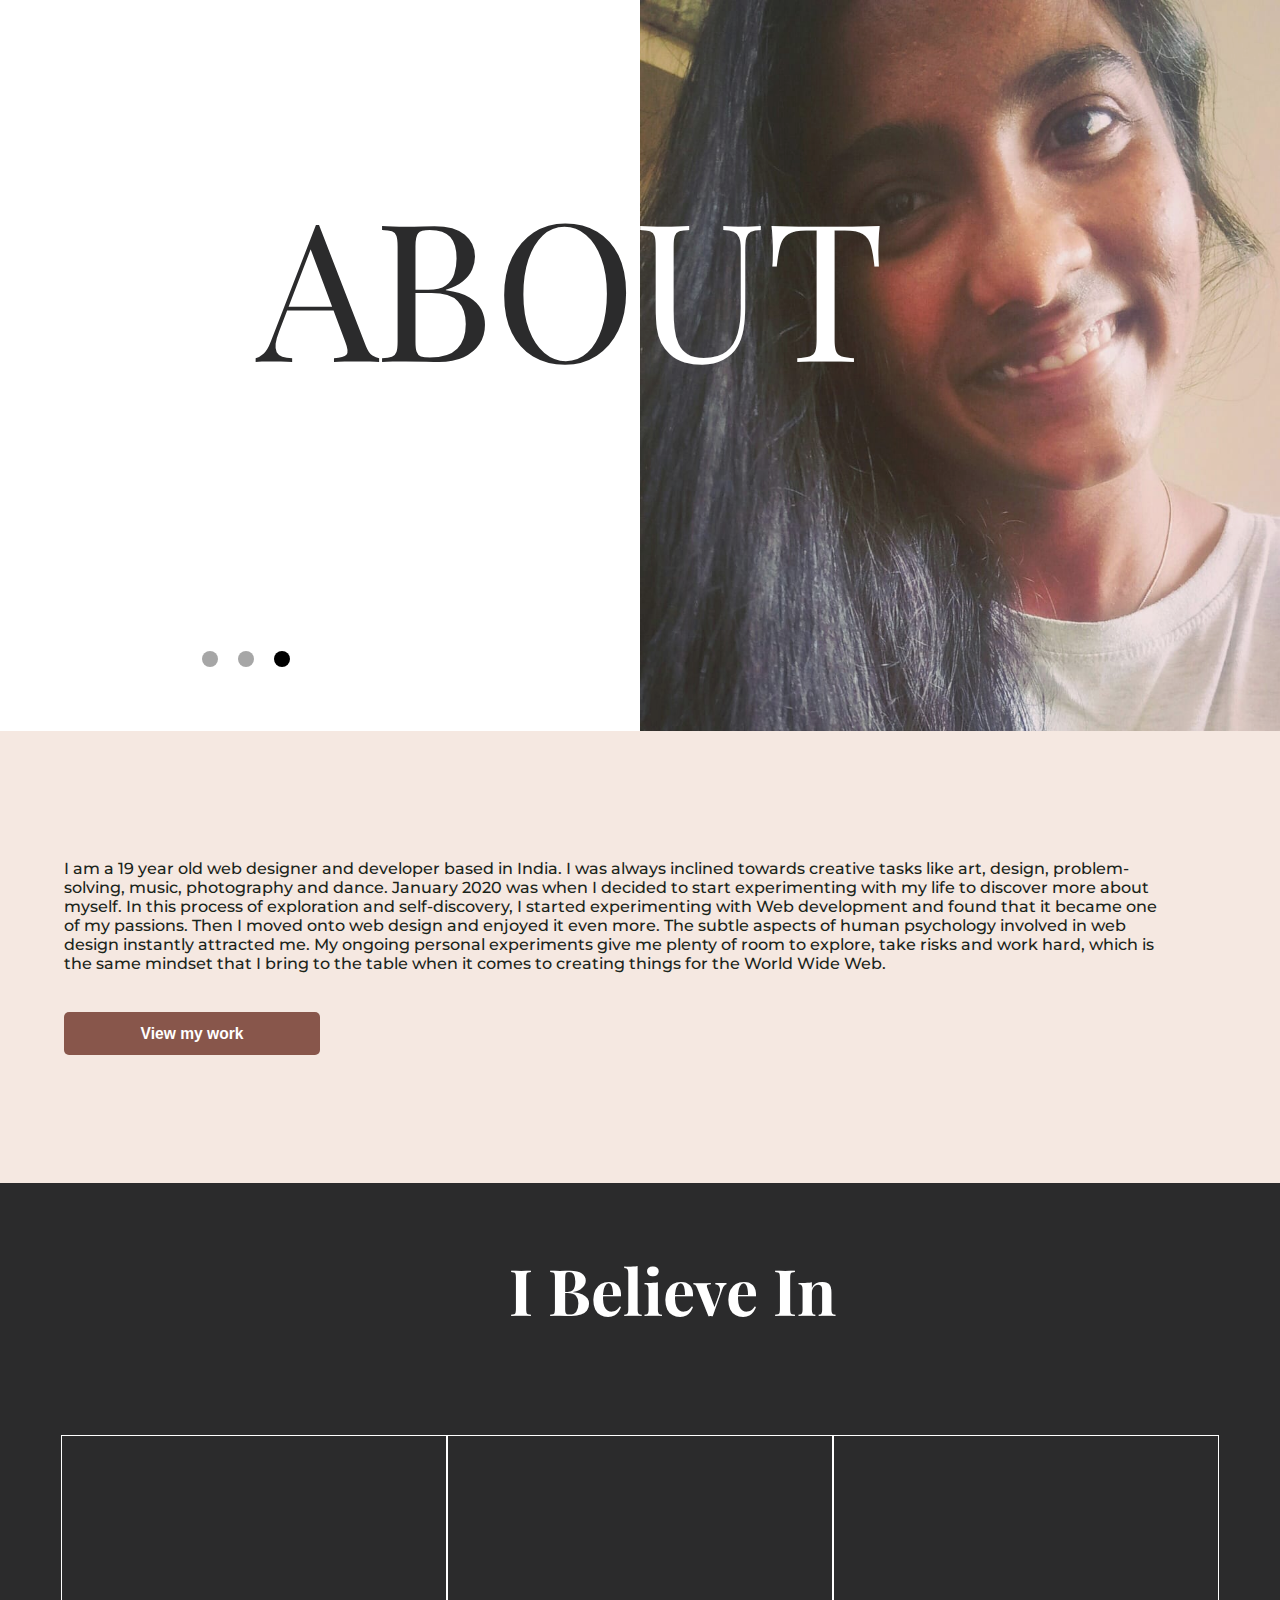
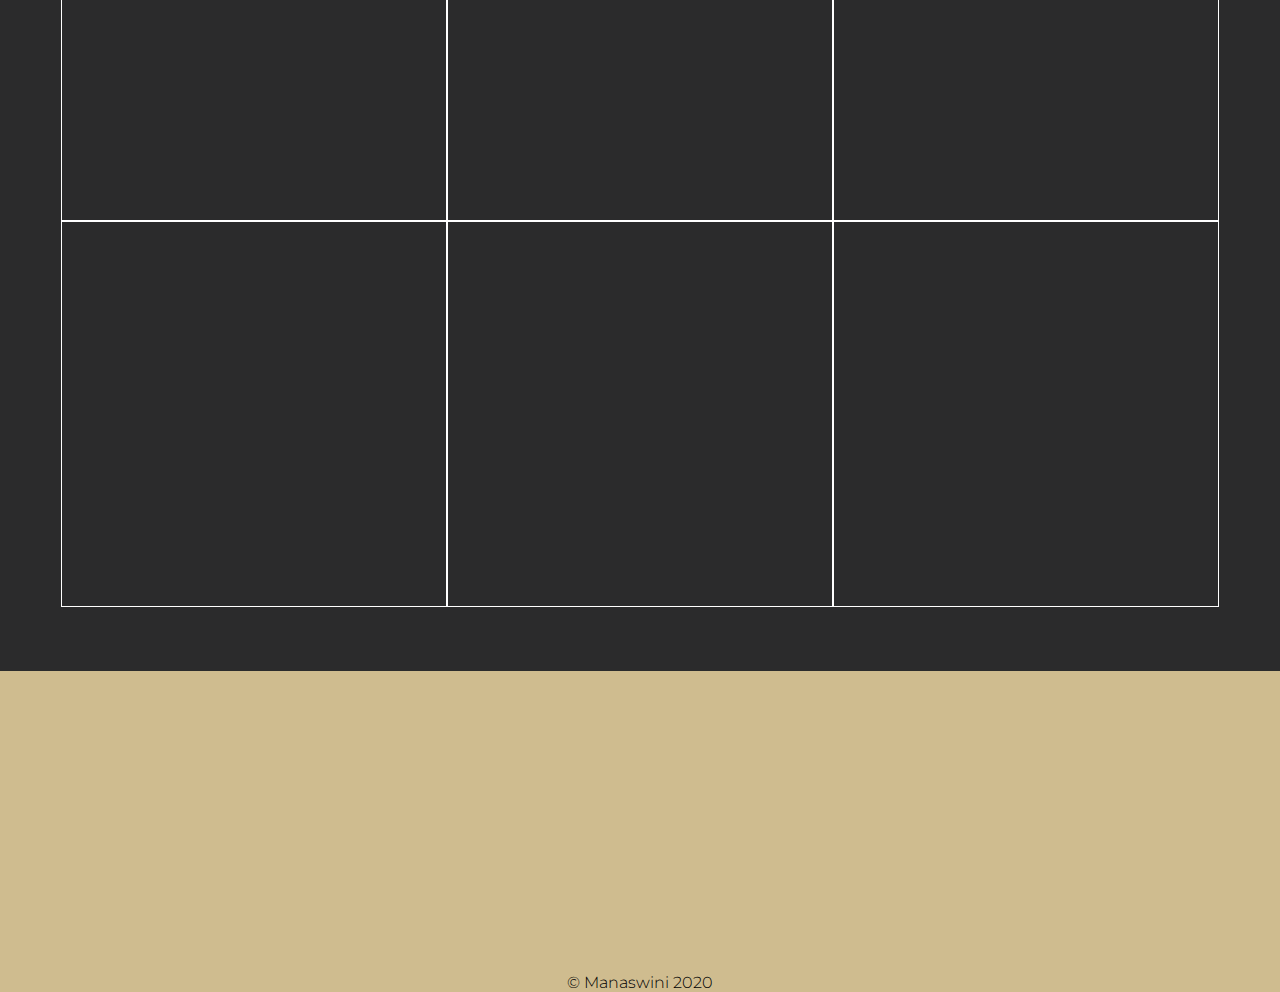
<file: about.html>
<!DOCTYPE html>
<html lang="en">
  <head>
    <meta charset="UTF-8" />
    <meta name="viewport" content="width=device-width, initial-scale=1.0" />
    <meta
      name="Description"
      content="I am Manaswini, a web designer and developer. This is the about page of my very own portfolio site that I made using HTML, CSS and JavaScript"
    />
    <title>About</title>
    <link
      href="https://fonts.googleapis.com/css2?family=Montserrat:wght@100;200;300;400;500;600;700&display=swap"
      rel="stylesheet"
    />
    <link
      href="https://fonts.googleapis.com/css2?family=Playfair+Display:wght@600&display=swap"
      rel="stylesheet"
    />

    <link rel="stylesheet" href="styles-about.css" />
    <link
      rel="stylesheet"
      href="https://cdnjs.cloudflare.com/ajax/libs/animate.css/3.7.0/animate.min.css"
    />
  </head>
  <body>
    <div class="container">
      <div class="about-head-div">
        <h1 class="about-head-text animated fadeIn">
          ABO<span class="ut">UT</span>
        </h1>
        <img class="about-image" src="images/me3.jpeg" alt="myImage" />
        <div class="timeline-landing">
          <div class="tl-dot" id="dot1"></div>
          <div class="tl-dot" id="dot2"></div>
          <div class="tl-dot special-dot" id="dot3"></div>
        </div>
      </div>

      <div class="about-button-and-text">
        <p class="about-text">
          I am a 19 year old web designer and developer based in India. I was always inclined towards creative tasks like art, design,
          problem-solving, music, photography and dance. January 2020 was when I
          decided to start experimenting with my life to discover more about
          myself. In this process of exploration and self-discovery, I started
          experimenting with Web development and found that it became one of my
          passions. Then I moved onto web design and enjoyed it even more. The
          subtle aspects of human psychology involved in web design instantly
          attracted me. My ongoing personal experiments give me plenty of room
          to explore, take risks and work hard, which is the same mindset that I
          bring to the table when it comes to creating things for the World Wide
          Web.
        </p>

        <button class="about-button">
          <a class="work-anchor" href="work-landing.html"
            ><h3>View my work</h3></a
          >
        </button>
      </div>

      <div class="believe-div">
        <h1 class="believe-head">I Believe In</h1>
        <div class="value-rows">
          <div class="value-row1">
            <div class="value"><p class="value-text">Quality</p></div>
            <div class="value"><p class="value-text">Commitment</p></div>
            <div class="value"><p class="value-text">Dedication</p></div>
          </div>

          <div class="value-row2">
            <div class="value"><p class="value-text">Transparency</p></div>
            <div class="value"><p class="value-text">Adding value</p></div>
            <div class="value"><p class="value-text">Making it my own</p></div>
          </div>
        </div>
      </div>
    </div>

    <script src="app-about.js"></script>
  </body>

  <footer>
    <div class="contact">
      <div class="contact-text">
        <h1 class="contact-head">Reach out to me</h1>
        <p class="contact-para">
          If you like what you see and think I’ll be able to breathe life into
          your ideas, feel free to reach out to me using the following social
          media links. Reach out to me especially on Twitter to see more of my
          works and designs.
        </p>
      </div>
      <!-- <div class="social-media">
        <a class="no-pad sm-links" href="https://twitter.com/thisismanaswini"
          ><h4>Twitter</h4></a
        >
        <a
          class="sm-links"
          href="https://www.facebook.com/profile.php?id=100007057365993"
          ><h4>Facebook</h4></a
        >
        <a class="sm-links" href="https://www.instagram.com/manaswini_munuguri/"
          ><h4>Instagram</h4></a
        >
      </div> -->
      
    </div>
    <p class="copyright">&copy Manaswini 2020</p>
  </footer>
</html>
</file>
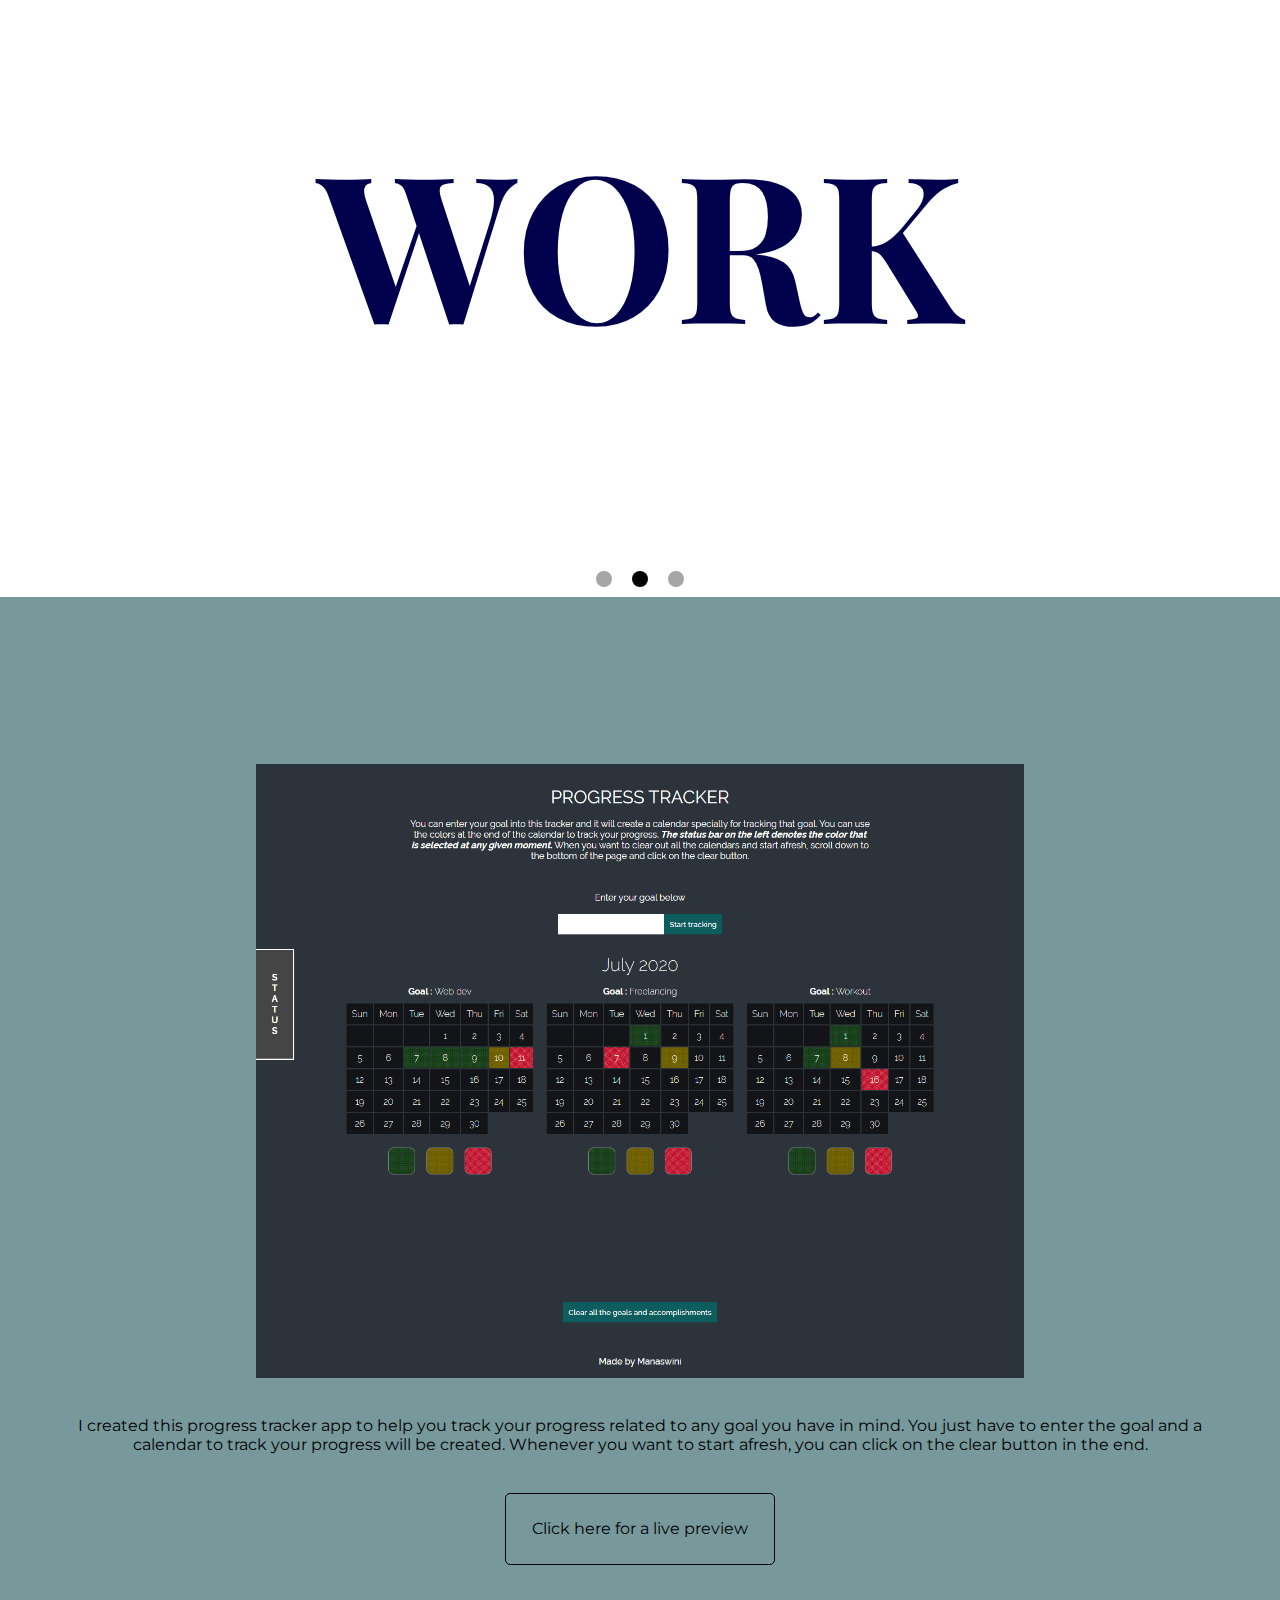
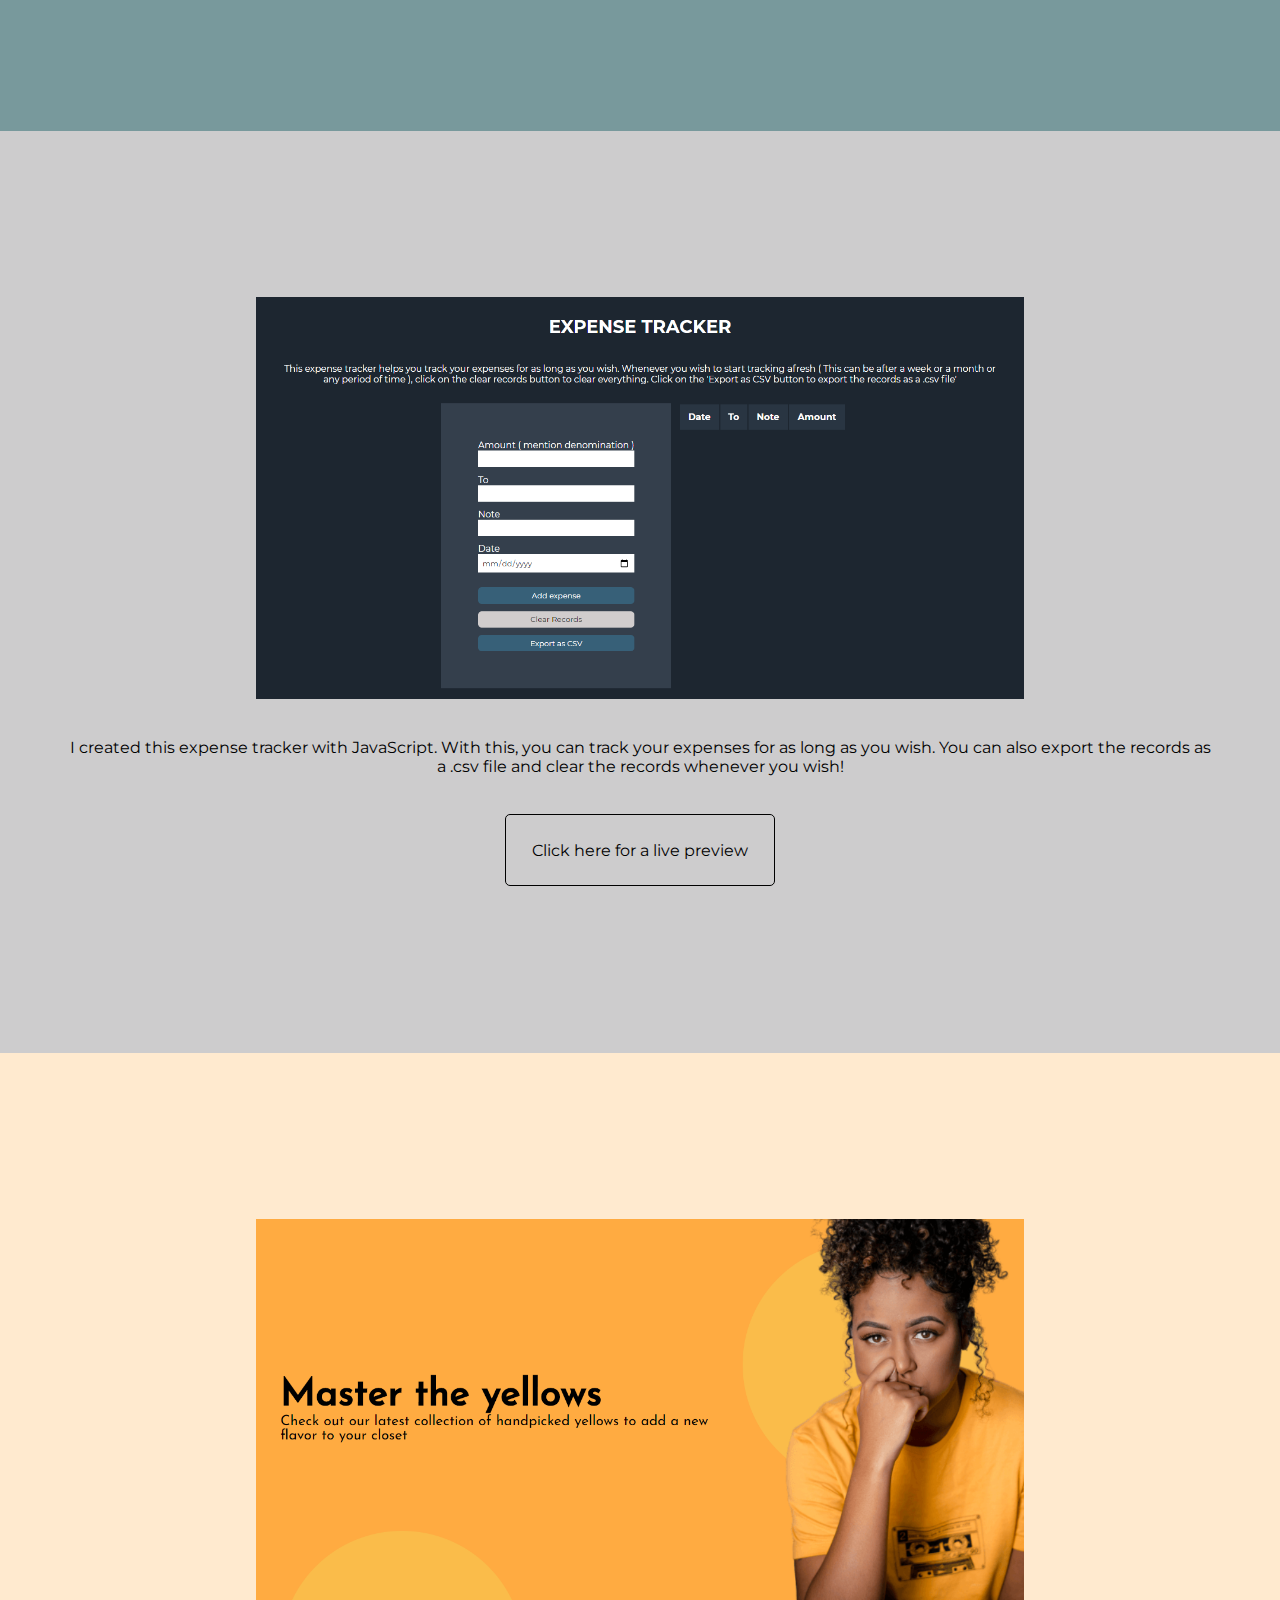
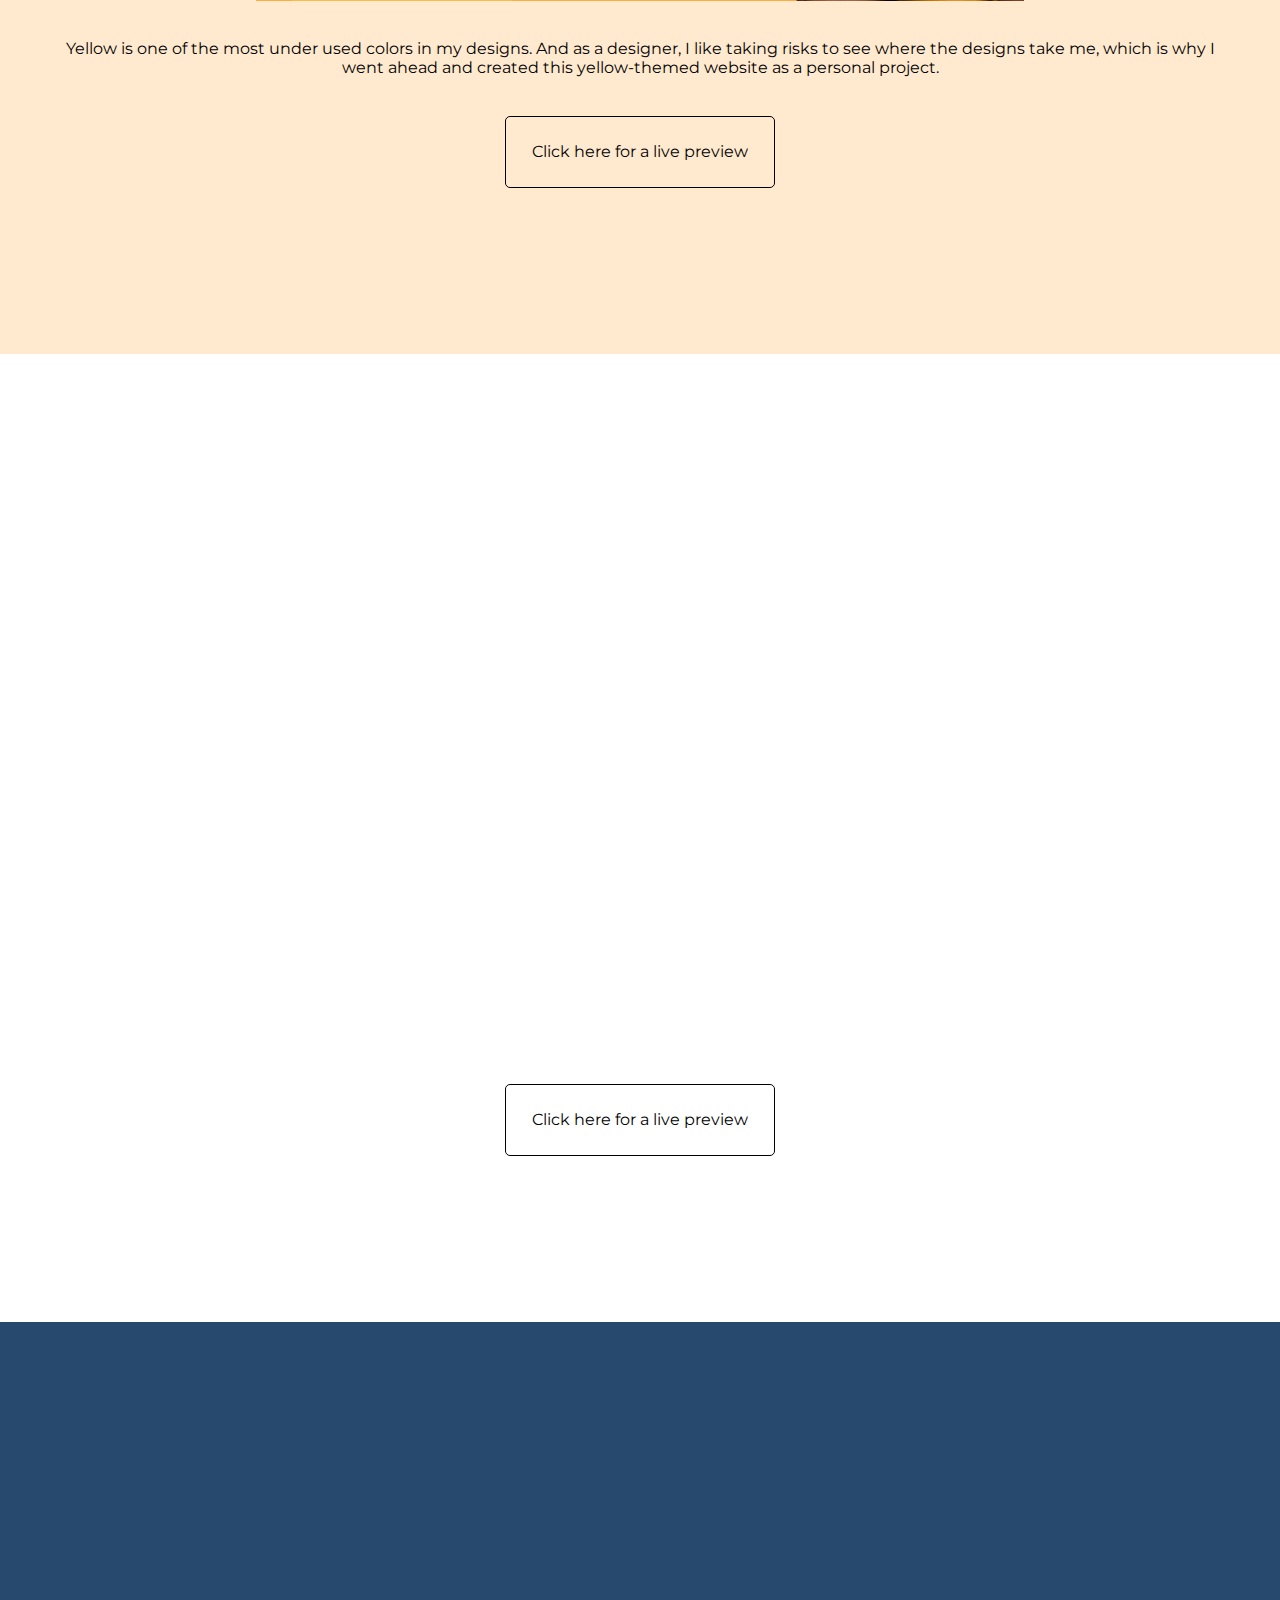
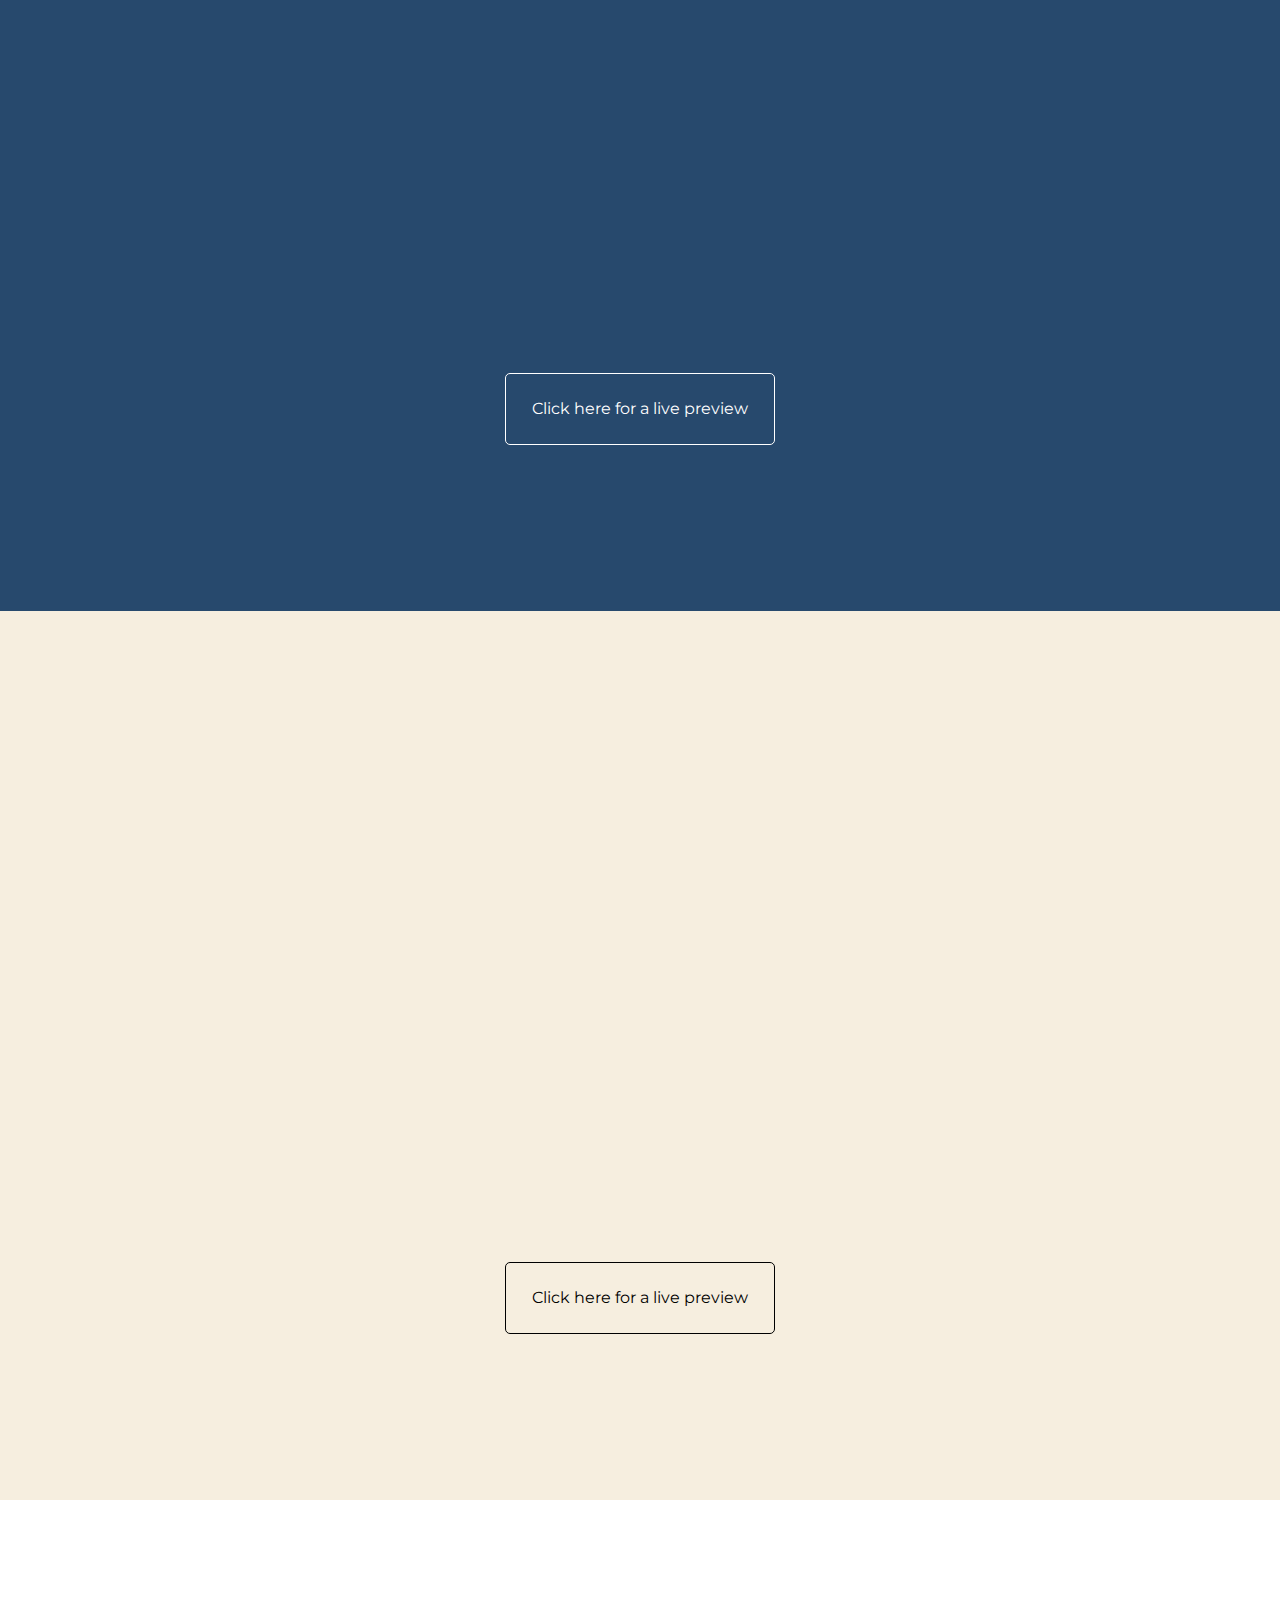
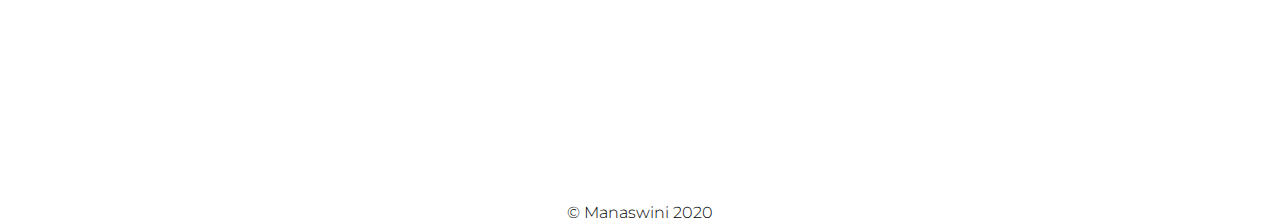
<file: work-landing.html>
<!DOCTYPE html>
<html lang="en">
  <head>
    <meta charset="UTF-8" />
    <meta name="viewport" content="width=device-width, initial-scale=1.0" />
    <meta
      name="Description"
      content="I am Manaswini, a web designer and developer. This is the work page of my very own portfolio site that I made using HTML, CSS and JavaScript"
    />
    <title>Work</title>
    <link
      href="https://fonts.googleapis.com/css2?family=Montserrat:wght@100;200;300;400;500;600;700&display=swap"
      rel="stylesheet"
    />
    <link
      href="https://fonts.googleapis.com/css2?family=Playfair+Display:wght@600&display=swap"
      rel="stylesheet"
    />
    <link rel="stylesheet" href="styles-work.css" />
    <link
      rel="stylesheet"
      href="https://cdnjs.cloudflare.com/ajax/libs/animate.css/3.7.0/animate.min.css"
    />
  </head>
  <body>
    <div class="work-landing">
      <div class="work-landing-text">
        <div class="work-head animated fadeIn">
          <h1>WORK</h1>
        </div>
      </div>

      <div class="timeline-landing">
        <div
          onclick="location.href='./index.html';"
          id="first-dot"
          class="tl-dot"
        ></div>
        <div id="second-dot" class="tl-dot special-dot"></div>
        <div
          onclick="location.href='./about.html';"
          id="third-dot"
          class="tl-dot"
        ></div>
      </div>
    </div>

    <div class="container">
      <div class="container6">
        <img
          class="work-img fullOpacityImage"
          src="images/work6.png"
          alt="work-image"
        />
        <p class="project-descrip fullOpacityText">
          I created this progress tracker app to help you track your progress
          related to any goal you have in mind. You just have to enter the goal
          and a calendar to track your progress will be created. Whenever you
          want to start afresh, you can click on the clear button in the end.
        </p>
        <a href="https://manas-progress-tracker.netlify.app"
          ><div class="explore-button-dark">
            Click here for a live preview
          </div></a
        >
      </div>

      <div class="container5">
        <img
          class="work-img fullOpacityImage"
          src="images/work5.png"
          alt="work-image"
        />
        <p class="project-descrip fullOpacityText">
          I created this expense tracker with JavaScript. With this, you can
          track your expenses for as long as you wish. You can also export the
          records as a .csv file and clear the records whenever you wish!
        </p>
        <a href="https://manas-expense-tracker.netlify.app"
          ><div class="explore-button-dark">
            Click here for a live preview
          </div></a
        >
      </div>

      <div class="container4">
        <img
          class="work-img fullOpacityImage"
          src="images/work1.png"
          alt="work-image"
        />
        <p class="project-descrip fullOpacityText">
          Yellow is one of the most under used colors in my designs. And as a
          designer, I like taking risks to see where the designs take me, which
          is why I went ahead and created this yellow-themed website as a
          personal project.
        </p>
        <a href="https://manaswini1832.github.io/Yellow-theme/"
          ><div class="explore-button-light">
            Click here for a live preview
          </div></a
        >
      </div>

      <div class="container3">
        <img class="work-img" src="images/work2.png" alt="work-image" />
        <p class="project-descrip">
          This is my very own portfolio that you are looking at now that I
          created from scratch using the Plan, design, develop and deploy
          process.I wanted to add a good interface to it in addition to it
          having easy navigation and colors that suit my design style.
        </p>
        <a href="./index.html"
          ><div class="explore-button-light">
            Click here for a live preview
          </div></a
        >
      </div>

      <div class="container2">
        <img class="work-img" src="images/work3.png" alt="work-image" />
        <p class="project-descrip">
          This is a weather app that I created using the Open Weather Map API
          and ReactJS. This app displays the weather data pertaining to the name
          of the city that you type in as your query.
        </p>
        <a href="https://manu-weather-app.netlify.app/"
          ><div class="explore-button-dark">
            Click here for a live preview
          </div></a
        >
      </div>

      <div class="container1">
        <img class="work-img" src="images/work4.png" alt="work-image" />
        <p class="project-descrip">
          This is a to do list app that I created using ReactJS ,as a part of
          the course that I was enrolled to.It lets you take a note of the tasks
          that you want to accomplish and once done, you can click on the task
          to get rid of it from the list.
        </p>
        <a href="https://manu-todolist.netlify.app/"
          ><div class="explore-button-light">
            Click here for a live preview
          </div></a
        >
      </div>
    </div>
    <script src="app-work.js"></script>
  </body>

  <footer id="contact">
    <div class="contact">
      <div class="contact-text">
        <h1 class="contact-head">Reach out to me</h1>
        <p class="contact-para">
          If you like what you see and think I’ll be able to breathe life into
          your ideas, feel free to reach out to me using the following social
          media links. Reach out to me especially on Twitter to see more of my
          works and designs.
        </p>
      </div>

      <!-- <div class="social-media">
        <a class="no-pad sm-links" href="https://twitter.com/thisismanaswini"
          ><p>Twitter</p></a
        >
        <a
          class="sm-links"
          href="https://www.facebook.com/profile.php?id=100007057365993"
          ><p>Facebook</p></a
        >
        <a class="sm-links" href="https://www.instagram.com/manaswini_munuguri/"
          ><p>Instagram</p></a
        >
      </div> -->
      
    </div>
    <p class="copyright">&copy Manaswini 2020</p>
  </footer>
</html>
</file>
<file: styles-about.css>
* {
  margin: 0;
  padding: 0;
}

body {
  overflow-x: hidden;
  font-family: "Montserrat", sans-serif;
}

.container {
  max-width: 100vw;
  overflow-x: hidden;
}

.about-head-div {
  background-color: #fff;
  width: 100vw;
  height: 57.14vw;
  position: relative;
  z-index: -2;
  overflow: hidden;
}

.about-head-text {
  font-size: 15vw;
  z-index: 2;
  text-align: center;
  position: relative;
  left: -5.4vw;
  top: 12vw;
  color: #2b2b2c;
  font-weight: 300;
  font-family: "Playfair Display", serif;
}

.about-image {
  position: absolute;
  top: 0;
  right: 0;
  width: 50vw;
  z-index: -1;
  opacity: 0.9;
}

.ut {
  color: #fff;
}

.timeline-landing {
  width: 25vw;
  height: 25vw;
  position: absolute;
  bottom: 5vw;
  left: 15vw;
  display: flex;
  align-items: flex-end;
  z-index: 3;
}

.tl-dot {
  width: 5%;
  height: 5%;
  background-color: grey;
  border-radius: 50%;
  margin-left: 10px;
  margin-right: 10px;
  opacity: 0.7;
}

.special-dot {
  background-color: black;
  opacity: 1;
}

.about-button-and-text {
  display: flex;
  flex-direction: column;
  width: 100vw;
  overflow-x: hidden;
  background-color: #f5e8e1;
  color: #1b241a;
  padding: 5vw 0 5vw 5vw;
}

.about-text {
  font-weight: 500;
  width: 86vw;
  margin-top: 5vw;
  margin-bottom: 3vw;
}

.about-button {
  background-color: #88564b;
  border-style: none;
  border-radius: 5px;
  width: 20vw;
  font-family: sans-serif;
  font-weight: 100;
  margin-bottom: 5vw;
  padding: 1vw;
}

.about-button:hover {
  background-color: #88564b;
}

.work-anchor {
  text-decoration: none;
  color: #fff;
}

.believe-div {
  background-color: #2b2b2c;
  color: #fff;
  display: flex;
  flex-direction: column;
  justify-content: center;
  align-items: center;
  width: 100vw;
  overflow: hidden;
}

.believe-head {
  margin-top: 5vw;
  margin-bottom: 3vw;
  font-size: 5vw;
  margin-left: 5vw;
  overflow-x: hidden;
  font-family: "Playfair display", serif;
}

.value-rows {
  display: flex;
  flex-direction: column;
  justify-content: center;
  align-items: center;
  padding: 5vw;
}

.value-row1,
.value-row2 {
  display: flex;
  justify-content: center;
  align-items: center;
}

.value {
  border: 1px solid #fff;
  width: 30vw;
  height: 30vw;
  display: flex;
  justify-content: center;
  align-items: center;
  font-size: 2vw;
  font-weight: 400;
}

footer {
  background-color: #cfbc8f;
  width: 100vw;
  overflow-x: hidden;
}

.contact {
  padding: 5vw;
  text-align: center;
  overflow-x: hidden;
}

.contact-text {
  opacity: 0;
}

.contact-head {
  font-size: 5vw;
  font-family: "Playfair display", serif;
}

.contact-para {
  font-weight: 300;
  padding-top: 2vw;
  padding-bottom: 2vw;
}

.social-media {
  display: flex;
  justify-content: center;
  align-items: center;
}

.sm-links {
  margin: 10px;
  text-decoration: none;
  color: #000;
  opacity: 0.8;
}

.sm-links:hover {
  color: grey;
}

.copyright {
  text-align: center;
  font-weight: 300;
}

.value-text {
  opacity: 0;
}
</file>
<file: styles-work.css>
* {
  margin: 0;
  padding: 0;
  box-sizing: border-box;
}

body {
  font-family: "Montserrat", sans-serif;
}

img {
  width: 60vw;
}

.work-landing {
  position: relative;
  max-width: 100vw;
  display: flex;
  flex-direction: column;
  justify-content: center;
  align-items: center;
}

.timeline-landing {
  width: 25vw;
  height: 25vw;
  position: absolute;
  bottom: 0;
  display: flex;
  align-items: flex-end;
  justify-content: center;
  z-index: 2;
}

.tl-dot {
  width: 5%;
  height: 5%;
  background-color: grey;
  border-radius: 50%;
  opacity: 0.7;
  margin: 10px;
}

.special-dot {
  background-color: #000;
  opacity: 1;
}

.work-landing-text {
  text-align: center;
  margin: 8vw auto 15vw auto;
}

.work-head {
  margin-bottom: 30px;
  font-size: 8vw;
  font-weight: 100;
  color: #00004d;
  font-family: "Playfair Display", serif;
}

.container {
  display: flex;
  flex-direction: column;
  justify-content: center;
  align-items: center;
  max-width: 100vw;
  overflow-x: hidden;
  color: #000;
}
.explore-button-dark,
.explore-button-light {
  color: #000;
  border-radius: 5px;
  display: inline-block;
  margin: 0 2vw 3vw 2vw;
  padding: 2vw;
  border: 0.1vw solid #000;
}

.explore-button-dark:hover {
  background-color: rgb(255, 255, 255, 0.5);
}

.explore-button-light:hover {
  background-color: rgba(32, 32, 32, 0.1);
}

.container2 .explore-button-dark {
  color: #fff;
  border-color: #fff;
}

.container1,
.container2,
.container3,
.container4,
.container5,
.container6 {
  display: flex;
  flex-direction: column;
  justify-content: center;
  align-items: center;
  background-color: #ffeacf;
  width: 100vw;
  overflow-x: hidden;
  padding-top: 5vw;
  padding-bottom: 10vw;
}

.container6 {
  background-color: #78999c;
}

.container5 {
  background-color: #cdcccd;
}

.container3 {
  background-color: #fff;
}

.container2 {
  background-color: #27496d;
  color: #fff;
}

.container1 {
  background-color: #f6eedf;
}

.work-img {
  margin-top: 8vw;
  margin-bottom: 3vw;
  opacity: 0;
}

.fullOpacityImage {
  opacity: 1;
}

.project-descrip {
  font-weight: 400;
  padding: 0 5vw 3vw 5vw;
  text-align: center;
  opacity: 0;
}

.fullOpacityText {
  opacity: 1;
}

footer {
  background-color: #fff;
  max-width: 100vw;
  overflow-x: hidden;
}

.contact {
  padding: 5vw;
  text-align: center;
}

.contact-text {
  opacity: 0;
}

.contact-head {
  font-size: 5vw;
  font-family: "Playfair Display", serif;
}

.contact-para {
  font-weight: 300;
  padding-top: 2vw;
  padding-bottom: 2vw;
}

.social-media {
  display: flex;
  justify-content: center;
  align-items: center;
}

.sm-links {
  margin: 10px;
  text-decoration: none;
  color: #000;
}

.sm-links:hover {
  color: grey;
}

.copyright {
  text-align: center;
  font-weight: 300;
}

/*text animations*/
span {
  opacity: 0;
  transition: all 0.5s ease;
  display: inline-block;
}

span.fade {
  opacity: 1;
}
</file>
